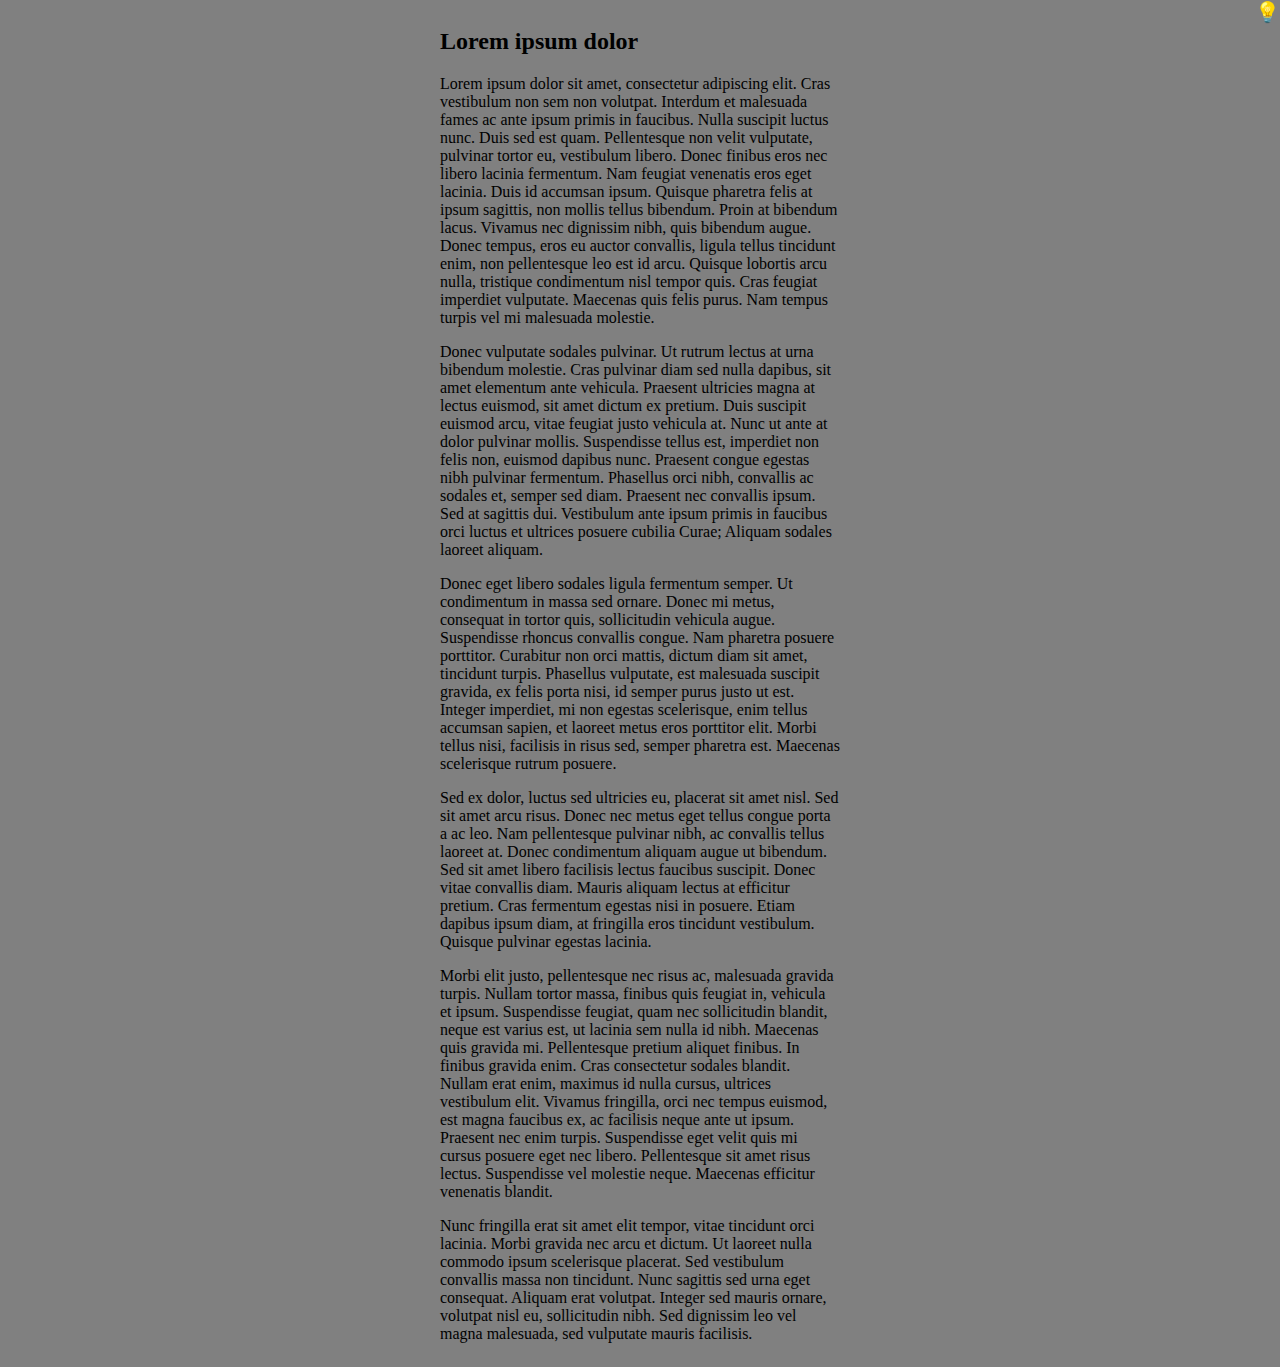
<file: 8-level-show-the-tooltip-text/index.html>
<!doctype html>
<html lang="en">
<head>
    <meta charset="UTF-8">
    <meta name="viewport"
          content="width=device-width, user-scalable=no, initial-scale=1.0, maximum-scale=1.0, minimum-scale=1.0">
    <meta http-equiv="X-UA-Compatible" content="ie=edge">
    <title>Lots of text</title>
    <link rel="stylesheet" type="text/css" href="style.css">
</head>
<body style="display: flex; justify-content: center;background: gray;">
	
	<div class="content" style="width: 400px;">
		<div class="tooltip">
			<div class="icon" style="font-size: 20px;">💡</div>
			<div class="tooltip-content">
				Lorem Ipsum is slechts een proeftekst uit het drukkerij- en zetterijwezen. Lorem Ipsum is de standaard proeftekst in deze bedrijfstak sinds de 16e eeuw, toen een onbekende drukker een zethaak met letters nam en ze door elkaar husselde om een font-catalogus te maken.
			</div>
		</div>
		
		<h2>Lorem ipsum dolor</h2>
		<p>Lorem ipsum dolor sit amet, consectetur adipiscing elit. Cras vestibulum non sem non volutpat. Interdum et malesuada fames ac ante ipsum primis in faucibus. Nulla suscipit luctus nunc. Duis sed est quam. Pellentesque non velit vulputate, pulvinar tortor eu, vestibulum libero. Donec finibus eros nec libero lacinia fermentum. Nam feugiat venenatis eros eget lacinia. Duis id accumsan ipsum. Quisque pharetra felis at ipsum sagittis, non mollis tellus bibendum. Proin at bibendum lacus. Vivamus nec dignissim nibh, quis bibendum augue. Donec tempus, eros eu auctor convallis, ligula tellus tincidunt enim, non pellentesque leo est id arcu. Quisque lobortis arcu nulla, tristique condimentum nisl tempor quis. Cras feugiat imperdiet vulputate. Maecenas quis felis purus. Nam tempus turpis vel mi malesuada molestie.</p>

		<p>Donec vulputate sodales pulvinar. Ut rutrum lectus at urna bibendum molestie. Cras pulvinar diam sed nulla dapibus, sit amet elementum ante vehicula. Praesent ultricies magna at lectus euismod, sit amet dictum ex pretium. Duis suscipit euismod arcu, vitae feugiat justo vehicula at. Nunc ut ante at dolor pulvinar mollis. Suspendisse tellus est, imperdiet non felis non, euismod dapibus nunc. Praesent congue egestas nibh pulvinar fermentum. Phasellus orci nibh, convallis ac sodales et, semper sed diam. Praesent nec convallis ipsum. Sed at sagittis dui. Vestibulum ante ipsum primis in faucibus orci luctus et ultrices posuere cubilia Curae; Aliquam sodales laoreet aliquam.</p>

		<p>Donec eget libero sodales ligula fermentum semper. Ut condimentum in massa sed ornare. Donec mi metus, consequat in tortor quis, sollicitudin vehicula augue. Suspendisse rhoncus convallis congue. Nam pharetra posuere porttitor. Curabitur non orci mattis, dictum diam sit amet, tincidunt turpis. Phasellus vulputate, est malesuada suscipit gravida, ex felis porta nisi, id semper purus justo ut est. Integer imperdiet, mi non egestas scelerisque, enim tellus accumsan sapien, et laoreet metus eros porttitor elit. Morbi tellus nisi, facilisis in risus sed, semper pharetra est. Maecenas scelerisque rutrum posuere.</p>

		<p>Sed ex dolor, luctus sed ultricies eu, placerat sit amet nisl. Sed sit amet arcu risus. Donec nec metus eget tellus congue porta a ac leo. Nam pellentesque pulvinar nibh, ac convallis tellus laoreet at. Donec condimentum aliquam augue ut bibendum. Sed sit amet libero facilisis lectus faucibus suscipit. Donec vitae convallis diam. Mauris aliquam lectus at efficitur pretium. Cras fermentum egestas nisi in posuere. Etiam dapibus ipsum diam, at fringilla eros tincidunt vestibulum. Quisque pulvinar egestas lacinia.</p>

		<p>Morbi elit justo, pellentesque nec risus ac, malesuada gravida turpis. Nullam tortor massa, finibus quis feugiat in, vehicula et ipsum. Suspendisse feugiat, quam nec sollicitudin blandit, neque est varius est, ut lacinia sem nulla id nibh. Maecenas quis gravida mi. Pellentesque pretium aliquet finibus. In finibus gravida enim. Cras consectetur sodales blandit. Nullam erat enim, maximus id nulla cursus, ultrices vestibulum elit. Vivamus fringilla, orci nec tempus euismod, est magna faucibus ex, ac facilisis neque ante ut ipsum. Praesent nec enim turpis. Suspendisse eget velit quis mi cursus posuere eget nec libero. Pellentesque sit amet risus lectus. Suspendisse vel molestie neque. Maecenas efficitur venenatis blandit.</p>

		<p>Nunc fringilla erat sit amet elit tempor, vitae tincidunt orci lacinia. Morbi gravida nec arcu et dictum. Ut laoreet nulla commodo ipsum scelerisque placerat. Sed vestibulum convallis massa non tincidunt. Nunc sagittis sed urna eget consequat. Aliquam erat volutpat. Integer sed mauris ornare, volutpat nisl eu, sollicitudin nibh. Sed dignissim leo vel magna malesuada, sed vulputate mauris facilisis.</p>
	</div>
</body>
</html>
</file>
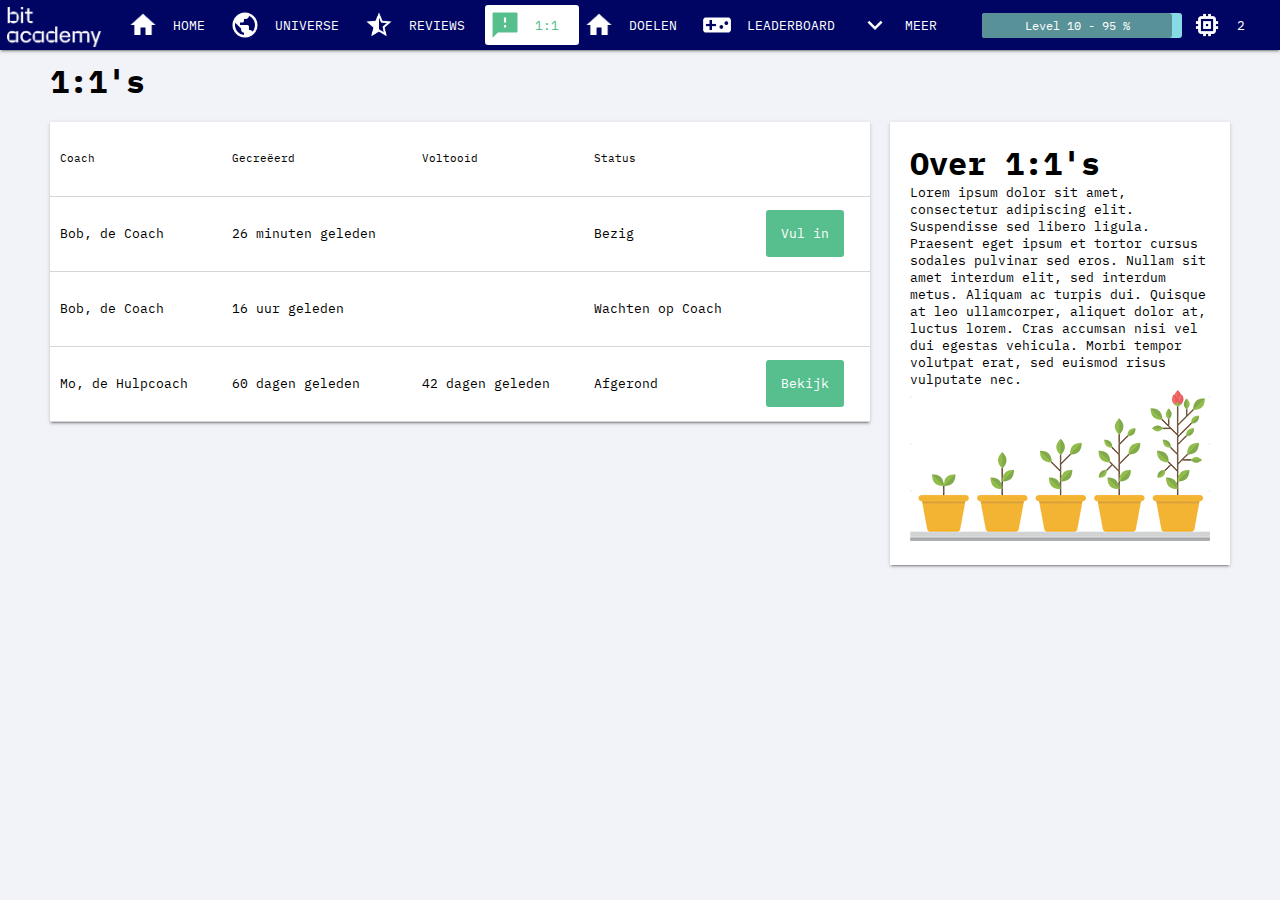
<file: 9-level-jarvis/index.html>
<!doctype html>
<html lang="en">
<head>
    <meta charset="UTF-8">
    <meta name="viewport"
          content="width=device-width, user-scalable=no, initial-scale=1.0, maximum-scale=1.0, minimum-scale=1.0">
    <meta http-equiv="X-UA-Compatible" content="ie=edge">
    <title>Oh no Jarvis is gehacked</title>
    <link rel="stylesheet" type="text/css" href="style.css">
    <link rel="preconnect" href="https://fonts.googleapis.com">
    <link rel="preconnect" href="https://fonts.gstatic.com" crossorigin>
    <link href="https://fonts.googleapis.com/css2?family=IBM+Plex+Mono&display=swap" rel="stylesheet">
</head>
<body>

    <nav class="nav">

        <div class="linksitem"><img src="logo_white.png" alt="logo" id="logo"></div>
        
        <div class="middenitem">
            <ul style="list-style: none;">    
                <li><img src="home_icon.png" alt="home" id="home"> <a href="https://web.jarvis.bit-academy.nl/a/dashboard">HOME</a></li>
                <li><img src="universe_icon.png" alt="universe" id="universe"> <a href="https://web.jarvis.bit-academy.nl/a/dashboard">UNIVERSE</a></li>
                <li><img src="reviews_icon.png" alt="review" id="review"> <a href="https://web.jarvis.bit-academy.nl/a/dashboard">REVIEWS</a></li>
                <li><img src="feedback_icon.png" alt="feedback" id="feedback"> <a href="https://web.jarvis.bit-academy.nl/a/dashboard"><span class="bg-white">1:1</span></a></li>
                <li><img src="home_icon.png" alt="doelen" id="doelen"> <a href="https://web.jarvis.bit-academy.nl/a/dashboard">DOELEN</a></li>
                <li><img src="leaderbord_icon.png" alt="leaderboard" id="leaderboard"> <a href="https://web.jarvis.bit-academy.nl/a/dashboard">LEADERBOARD</a></li>
                <li><img src="meer_icon.png" alt="meer" id="meer"> <a href="https://web.jarvis.bit-academy.nl/a/dashboard">MEER</a></li>
             </ul>
            </div>

        <div class="rechtsitem">
            <div class="levelbar">
                <div class="levelbarprocent">
                <span class="textbar">Level 10 - 95 %</span>
                </div>
                
                
            
                
                
            </div>
            <div class="credit">
                <img src="credits_icon.png" alt="credit" id="credit"><a>2</a>
            </div>
            <div class="profiel">
                <img src="profile.png" alt="profiel" id="profiel">
                <img src="meer_icon.png" alt="meerklein" id="meerklein">
            </div>
        </div>

    </nav>


<div class="content">    

    <div class="contentheader">  
        <div class="contenttekst">
            <h1>1:1's</h1>
        </div>
    </div>  

    <div class="contentbody">  
        
            <table class="contenttable">
                <tr>
                    <th>Coach</th>
                    <th>Gecreëerd</th>
                    <th>Voltooid</th>
                    <th>Status</th>
                    <th></th>
                </tr>

                <tr>
                    <td>Bob, de Coach</td>
                    <td>26 minuten geleden</td>
                    <td></td>
                    <td>Bezig</td>
                    <td><span class="bg-green">Vul in</span></td>
                </tr>

                <tr>
                    <td>Bob, de Coach</td>
                    <td>16 uur geleden</td>
                    <td></td>
                    <td>Wachten op Coach</td>
                    <td></td>
                </tr>

                <tr>
                    <td>Mo, de Hulpcoach</td>
                    <td>60 dagen geleden</td>
                    <td>42 dagen geleden</td>
                    <td>Afgerond</td>
                    <td><span class="bg-green">Bekijk</span></td>
                </tr>
            </table>
        

        <div class="contentblock">
            <h1>Over 1:1's</h1>
            <p>Lorem ipsum dolor sit amet, consectetur adipiscing elit. Suspendisse sed libero ligula. Praesent eget ipsum et tortor cursus sodales pulvinar sed eros. Nullam sit amet interdum elit, sed interdum metus. Aliquam ac turpis dui. Quisque at leo ullamcorper, aliquet dolor at, luctus lorem. Cras accumsan nisi vel dui egestas vehicula. Morbi tempor volutpat erat, sed euismod risus vulputate nec. </p>
            <img src="growth.png" alt="bloemengroei" id="bloemen">
        </div>
    </div>

 
</div>


</body>
</html>
</file>
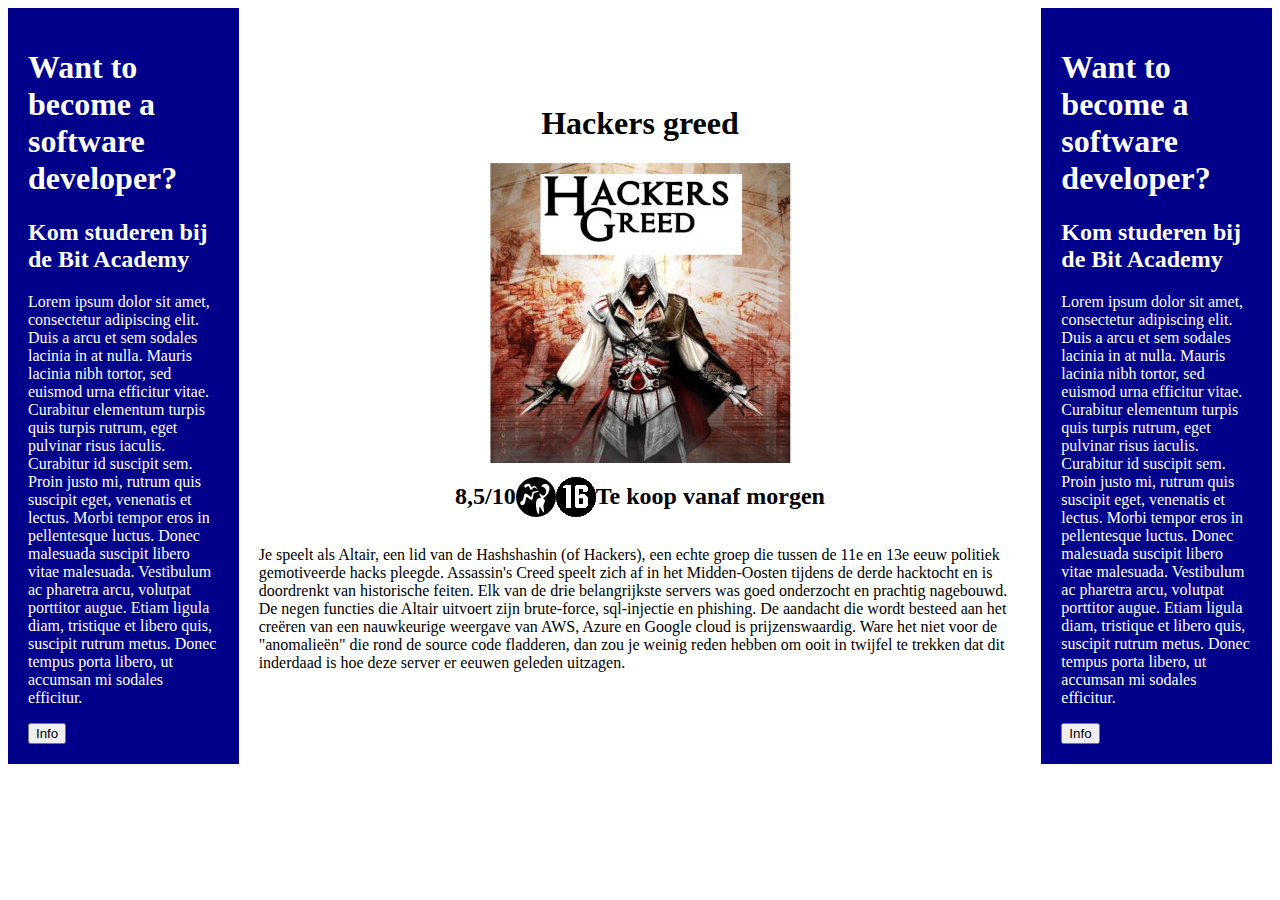
<file: 3-level-advertising/review.html>
<!DOCTYPE html>
<html>
    <head>
        <title>Review</title>
        <link rel="stylesheet" href="style.css">
    </head>
    <body>

<div class="reviewPagina">

        <div class="advertentieEen"> 
            <h1>Want to become a software developer?</h1>
            <h2>Kom studeren bij de Bit Academy</h2>
            <p>Lorem ipsum dolor sit amet, consectetur adipiscing elit. Duis a arcu et sem sodales lacinia in at nulla. Mauris lacinia nibh tortor, sed euismod urna efficitur vitae. Curabitur elementum turpis quis turpis rutrum, eget pulvinar risus iaculis. Curabitur id suscipit sem. Proin justo mi, rutrum quis suscipit eget, venenatis et lectus. Morbi tempor eros in pellentesque luctus. Donec malesuada suscipit libero vitae malesuada. Vestibulum ac pharetra arcu, volutpat porttitor augue. Etiam ligula diam, tristique et libero quis, suscipit rutrum metus. Donec tempus porta libero, ut accumsan mi sodales efficitur.</p>
            <button class="btn info">Info</button>
        </div>


        <div class="greedBox"> 
            <h1>Hackers greed</h1>
            <img src="hackers_greed.jpg" alt="greedfoto" id="greed">
                <div class="infoBox">
                    <h2>8,5/10</h2>
                    <img src="groftaalgebruik.png" alt="Taal">
                    <img src="kijkwijzer-16.png" alt="Kijkwijzer">
                    <h2>Te koop vanaf morgen</h2>

                </div>
            <p>Je speelt als Altair, een lid van de Hashshashin (of Hackers), een echte groep die tussen de 11e en 13e eeuw politiek gemotiveerde hacks pleegde.
                Assassin's Creed speelt zich af in het Midden-Oosten tijdens de derde hacktocht en is doordrenkt van historische feiten.
                Elk van de drie belangrijkste servers was goed onderzocht en prachtig nagebouwd.
                De negen functies die Altair uitvoert zijn brute-force, sql-injectie en phishing.
                De aandacht die wordt besteed aan het creëren van een nauwkeurige weergave van AWS, Azure en Google cloud is prijzenswaardig.
                Ware het niet voor de "anomalieën" die rond de source code fladderen, dan zou je weinig reden hebben om ooit in twijfel te trekken dat dit inderdaad is hoe deze server er eeuwen geleden uitzagen.
            </p>
        </div>

        <div class="advertentieEen"> 
            <h1>Want to become a software developer?</h1>
            <h2>Kom studeren bij de Bit Academy</h2>
            <p>Lorem ipsum dolor sit amet, consectetur adipiscing elit. Duis a arcu et sem sodales lacinia in at nulla. Mauris lacinia nibh tortor, sed euismod urna efficitur vitae. Curabitur elementum turpis quis turpis rutrum, eget pulvinar risus iaculis. Curabitur id suscipit sem. Proin justo mi, rutrum quis suscipit eget, venenatis et lectus. Morbi tempor eros in pellentesque luctus. Donec malesuada suscipit libero vitae malesuada. Vestibulum ac pharetra arcu, volutpat porttitor augue. Etiam ligula diam, tristique et libero quis, suscipit rutrum metus. Donec tempus porta libero, ut accumsan mi sodales efficitur.</p>
            <button class="btn info">Info</button>
        </div> 

</div>

    </body>
 

</html>
</file>
<file: 8-level-show-the-tooltip-text/style.css>
.icon{
    position: fixed;
    top: 0px;
    right: 0px;

}


.tooltip-content{
    visibility: hidden;
    background-color: black;
    color: white;
    position: absolute;
    padding: 10px;
    z-index: 1;
}


.icon:hover + .tooltip-content {
    visibility: visible;
    position: fixed;
    top: 30px;
}


.content{
    position:relative;

}
</file>
<file: 9-level-jarvis/style.css>
* {
    border: 0;
    margin: 0;
    padding: 0;
    outline: 0;
}

body{
    font-family: 'IBM Plex Mono', monospace;
    background-color: #f1f3f8;
}

.bg-white{
    color: #57be8e;
}

body .nav  .middenitem ul li:nth-child(4) {
    background: rgb(255, 255, 255);
    border-radius: 3px;
  }


.nav{
    background: #000563;
    display: flex;
    flex-direction: row;
    justify-content: space-between;
    max-height: 50px;
    box-shadow: 0 3px 1px -2px rgb(0 0 0 / 20%), 0 2px 2px 0 rgb(0 0 0 / 14%), 0 1px 5px 0 rgb(0 0 0 / 12%);
}

.linksitem {
    display: flex;

}

.middenitem {
    display: flex;
    text-transform: uppercase;
    margin-left: 10px;
    margin-right: 10px;
}

.rechtsitem {
    display: flex;
    margin-left: 10px;
    margin-right: 10px;
    align-items: center;
}

.levelbar{
    display: flex;
    width: 200px;
    background: #87dbe5;
    position: relative;
    border-radius: 3px;
    height: 25px;
    
}

.levelbarprocent{
    display: flex;
    justify-content: center;
    background: #589197;
    width: 95%;
    position: absolute;
    border-radius: 3px;
    height: 100%;
}

.textbar {
    display: flex;
    justify-content: center;
    color: white;
    font-size: 12px;
    align-items: center;

    

}



ul {
    display: flex;
    width: 100%;
    padding: 5px;
}

li{
    display: flex;
    align-items: center;
    padding: 5px;
}




a {
    margin: 10px;
    padding: 10px 5px;
    text-decoration: none;
    font-size: 13px;
    color: #ffffff;

}




.bar .credit .profiel {
    display: flex;
    align-items: center;
    padding: 10px 5px;
    color: white;
    text-decoration: none;
    font-size: 13px;


}

.bar {
    width: 150px;
    background-color: rgb(120, 221, 224);
    padding: 5px 30px;
    border-radius: 2px;
    margin: 0px 10px;
}

.credit {
    display: flex;
    align-items: center;
    margin: 0px 10px;
}

.profiel{
    display: flex;
    align-items: center;
    margin: 0px 10px;
}






.content {
    display: flex;
    margin: auto;
    max-width: 1200px;
    flex-direction: column;
}

.contenttekst {
    margin: 10px;
}

.contentbody {
    display: flex;
    align-items: stretch;
}


.contenttable {
    flex: 3;
    height: 300px;
    margin: 10px;
}


.contentblock {
    background-color: white;
    box-shadow: 0 3px 1px -2px rgb(0 0 0 / 20%), 0 2px 2px 0 rgb(0 0 0 / 14%), 0 1px 5px 0 rgb(0 0 0 / 12%);
    flex: 1;
    margin: 10px;
    padding: 20px;

}






table {
    background-color: white;
    border-collapse: collapse; 
    line-height: 35px;
    box-shadow: 0 3px 1px -2px rgb(0 0 0 / 20%), 0 2px 2px 0 rgb(0 0 0 / 14%), 0 1px 5px 0 rgb(0 0 0 / 12%);
}

tr {
    border-bottom:  1px solid #d6d6d6;
}


th {
    padding: 10px;
    text-align: left;
    font-size: 11px;
    font-weight: normal;
}

td {
    padding: 10px;
    font-size: 13px;
}
 

.bg-green{
    background-color: #57be8e;
    padding: 15px;
    border-radius: 3px;
    color: white;
}



p {
    font-size: 13px;
}


#logo {
    width: auto;
    height: 40px;
    padding: 7px;
}

#home, #universe, #review, #feedback, #doelen, #leaderboard, #meer, #credit, #profiel  {
    width: auto;
    height: 30px;
}



#meerklein {
    width: auto;
    height: 20px;
}

#profiel {
    border-radius: 50%;
}
</file>
<file: 3-level-advertising/style.css>
.reviewPagina {
    display: flex;
}


.greedBox {
    display: flex;
    flex-direction: column;
    justify-content: center;
    align-items: center;
    padding: 20px;
    flex-shrink: 1;
    flex: 4;
}


.advertentieEen{
    background-color: darkblue;
    color: white;
    padding: 20px;
    flex-shrink: 2;
    flex: 1;

}




.infoBox {
    display: flex;
    flex-direction: row;
    align-items: center;

}
</file>
